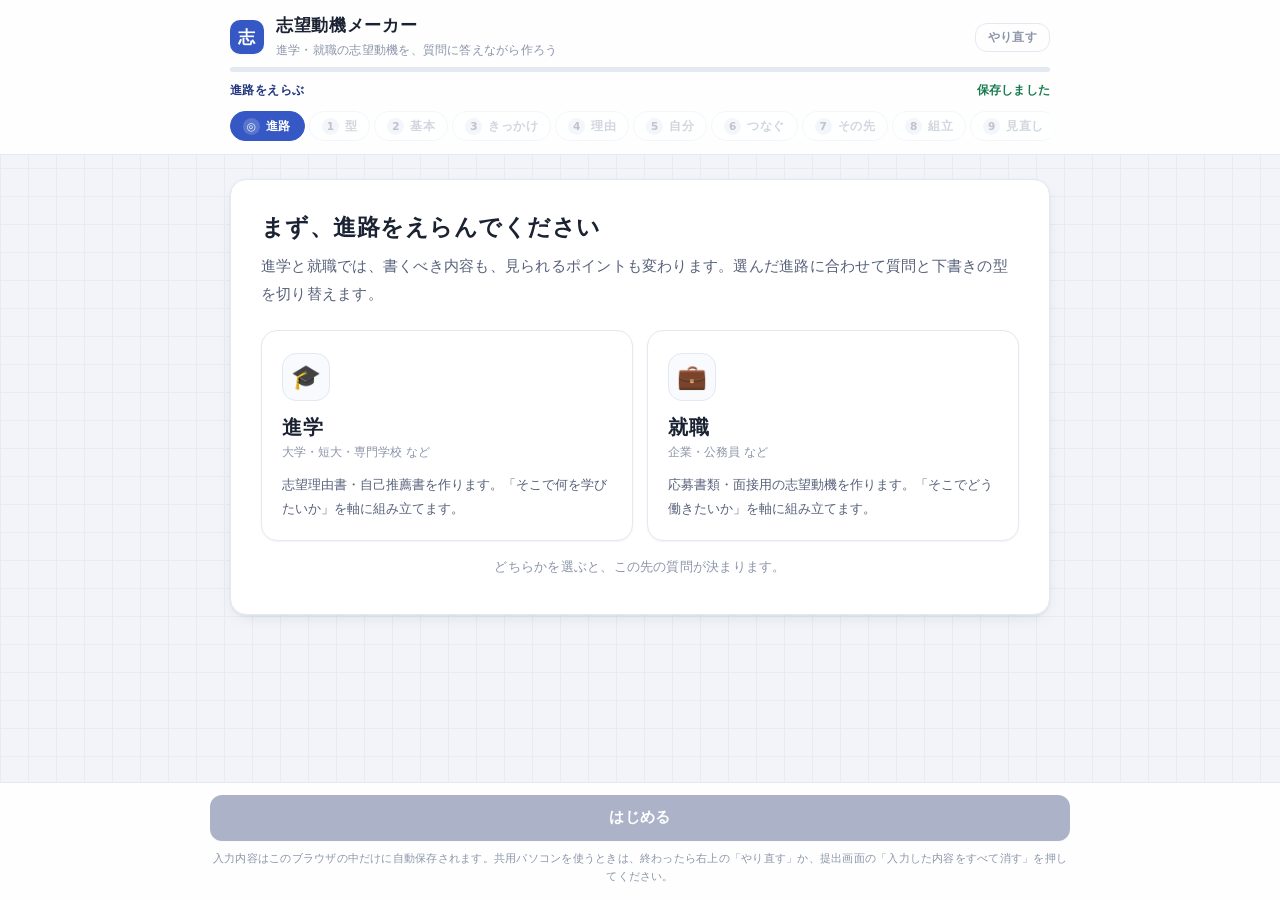
<file: index.html>
<!DOCTYPE html>
<html lang="ja">
<head>
  <meta charset="UTF-8">
  <meta name="viewport" content="width=device-width, initial-scale=1">
  <title>志望動機メーカー｜進学・就職の志望動機づくり</title>
  <meta name="description" content="進学（大学・専門学校）と就職の両方に対応。質問に答えるだけで志望動機・志望理由書の下書きが作れるワークシートアプリ。">
  <meta name="theme-color" content="#ffffff" media="(prefers-color-scheme: light)">
  <meta name="theme-color" content="#191e29" media="(prefers-color-scheme: dark)">
  <link rel="icon" href="data:image/svg+xml,%3Csvg xmlns='http://www.w3.org/2000/svg' viewBox='0 0 32 32'%3E%3Crect width='32' height='32' rx='8' fill='%233558c4'/%3E%3Cpath d='M9 10h14M9 16h14M9 22h9' stroke='white' stroke-width='2.4' stroke-linecap='round'/%3E%3C/svg%3E">
  <link rel="stylesheet" href="assets/css/style.css">
</head>
<body>

  <header class="header">
    <div class="header__inner">
      <span class="header__mark" aria-hidden="true">志</span>
      <div class="header__titles">
        <h1 id="appTitle">志望動機メーカー</h1>
        <p id="appSubtitle"></p>
      </div>
      <button type="button" id="resetBtn" class="btn btn--ghost" title="入力した内容をすべて消して、最初からやり直します">やり直す</button>
    </div>

    <div class="progress">
      <div class="progress__track"><i id="progressFill" class="progress__fill"></i></div>
      <div class="progress__meta">
        <span id="stepLabel"></span>
        <span id="saveIndicator" class="saveIndicator">保存しました</span>
      </div>
      <nav id="stepTabs" class="tabs" aria-label="ステップ移動"></nav>
    </div>
  </header>

  <main id="view" class="view"></main>

  <footer class="footer">
    <div class="footer__nav">
      <button type="button" id="prevBtn" class="btn btn--sub">戻る</button>
      <button type="button" id="nextBtn" class="btn btn--primary">次へ進む</button>
    </div>
    <p class="footer__note">入力内容はこのブラウザの中だけに自動保存されます。共用パソコンを使うときは、終わったら右上の「やり直す」か、提出画面の「入力した内容をすべて消す」を押してください。</p>
  </footer>

  <!-- 印刷専用（画面には表示されない） -->
  <div id="printArea" class="printArea" aria-hidden="true"></div>

  <script src="config.js"></script>
  <script src="assets/js/questions.js"></script>
  <script src="assets/js/compose.js"></script>
  <script src="assets/js/checklist.js"></script>
  <script src="assets/js/api.js"></script>
  <script src="assets/js/app.js"></script>
</body>
</html>
</file>
<file: assets/css/style.css>
@charset "UTF-8";

/* ==========================================================================
   志望動機メーカー ─ デザインシステム

   考え方
     - 進路指導室の机の上にある「ノートと下敷き」のような、落ち着いた文房具感
     - 進学＝藍、就職＝深い青緑。選んだ進路でアプリ全体の色が変わる
     - UIはゴシック、生徒が書いた「作品」（本文・プレビュー）は明朝
     - ライト／ダークどちらでも読める
   ========================================================================== */

/* --------------------------------------------------------------------------
   1. トークン
   -------------------------------------------------------------------------- */
:root {
  /* 進路ごとのアクセント（body[data-course] で切り替わる） */
  --accent: #3558c4;
  --accent-strong: #2a47a5;
  --accent-soft: #eaefff;
  --accent-line: #c9d6f8;
  --accent-ink: #24377e;

  /* 無彩色 */
  --ink: #1b2333;
  --ink-2: #57617a;
  --ink-3: #8b94a8;
  --bg: #f2f4f9;
  --bg-grain: #e7ebf4;
  --surface: #ffffff;
  --surface-2: #f8fafd;
  --line: #e3e8f1;
  --line-2: #eef1f7;

  /* 意味色 */
  --ok: #16794f;
  --ok-soft: #e6f5ee;
  --ok-line: #bde3d1;
  --warn: #9a6a00;
  --warn-soft: #fdf4e0;
  --warn-line: #f0dfb2;
  --err: #bf3b3b;
  --err-soft: #fceded;
  --err-line: #f2c9c9;
  --star: #e0a222;

  /* かたち */
  --r-sm: 8px;
  --r-md: 12px;
  --r-lg: 16px;
  --r-full: 999px;

  --shadow-1: 0 1px 2px rgba(20, 30, 60, .05);
  --shadow-2: 0 1px 3px rgba(20, 30, 60, .06), 0 6px 18px -6px rgba(20, 30, 60, .10);
  --shadow-3: 0 2px 6px rgba(20, 30, 60, .07), 0 18px 40px -14px rgba(20, 30, 60, .18);
  --ring: 0 0 0 3px color-mix(in srgb, var(--accent) 22%, transparent);

  /* 文字 */
  --font-ui: "Hiragino Kaku Gothic ProN", "Noto Sans JP", "Yu Gothic", Meiryo, system-ui, sans-serif;
  --font-serif: "Hiragino Mincho ProN", "Yu Mincho", "Noto Serif JP", "Georgia", serif;

  --header-h: 118px;
  --footer-h: 92px;
}

/* 進学 */
body[data-course="shingaku"] {
  --accent: #3558c4;
  --accent-strong: #2a47a5;
  --accent-soft: #eaefff;
  --accent-line: #c9d6f8;
  --accent-ink: #24377e;
}

/* 就職 */
body[data-course="shushoku"] {
  --accent: #0e7490;
  --accent-strong: #0b5c73;
  --accent-soft: #e4f4f8;
  --accent-line: #bbdfe9;
  --accent-ink: #0a4d60;
}

/* アクセント色の上に置く文字色。ライトでは白、ダークでは暗い色にする */
:root { --on-accent: #ffffff; --on-err: #ffffff; }

/* 端末の設定がダークのとき（ただし手動でライトに固定していない場合） */
@media (prefers-color-scheme: dark) {
  :root:not([data-theme="light"]) {
    --on-accent: #10141c;
    --on-err: #2a1214;
    --accent: #8aa4f5;
    --accent-strong: #a5b9ff;
    --accent-soft: #1e2740;
    --accent-line: #33406a;
    --accent-ink: #b9c8ff;

    --ink: #e7ebf4;
    --ink-2: #a3adc2;
    --ink-3: #79839a;
    --bg: #11141b;
    --bg-grain: #151924;
    --surface: #191e29;
    --surface-2: #1f2532;
    --line: #2b3242;
    --line-2: #232a38;

    --ok: #5fc79b;
    --ok-soft: #122b22;
    --ok-line: #2c5a46;
    --warn: #e0b054;
    --warn-soft: #2c2413;
    --warn-line: #5c4a22;
    --err: #f08a8a;
    --err-soft: #2e1a1c;
    --err-line: #5f3235;
    --star: #f0b642;

    --shadow-1: 0 1px 2px rgba(0, 0, 0, .3);
    --shadow-2: 0 1px 3px rgba(0, 0, 0, .35), 0 6px 18px -6px rgba(0, 0, 0, .5);
    --shadow-3: 0 2px 6px rgba(0, 0, 0, .4), 0 18px 40px -14px rgba(0, 0, 0, .6);
  }

  :root:not([data-theme="light"]) body[data-course="shingaku"] {
    --accent: #8aa4f5; --accent-strong: #a5b9ff; --accent-soft: #1e2740;
    --accent-line: #33406a; --accent-ink: #b9c8ff;
  }
  :root:not([data-theme="light"]) body[data-course="shushoku"] {
    --accent: #55c2dc; --accent-strong: #7ad4e9; --accent-soft: #102b33;
    --accent-line: #1f4d5c; --accent-ink: #8fdcef;
  }
}

/* 手動でダークに固定したとき（html に data-theme="dark" が付く） */
:root[data-theme="dark"] {
    --on-accent: #10141c;
    --on-err: #2a1214;
    --accent: #8aa4f5;
    --accent-strong: #a5b9ff;
    --accent-soft: #1e2740;
    --accent-line: #33406a;
    --accent-ink: #b9c8ff;

    --ink: #e7ebf4;
    --ink-2: #a3adc2;
    --ink-3: #79839a;
    --bg: #11141b;
    --bg-grain: #151924;
    --surface: #191e29;
    --surface-2: #1f2532;
    --line: #2b3242;
    --line-2: #232a38;

    --ok: #5fc79b;
    --ok-soft: #122b22;
    --ok-line: #2c5a46;
    --warn: #e0b054;
    --warn-soft: #2c2413;
    --warn-line: #5c4a22;
    --err: #f08a8a;
    --err-soft: #2e1a1c;
    --err-line: #5f3235;
    --star: #f0b642;

    --shadow-1: 0 1px 2px rgba(0, 0, 0, .3);
    --shadow-2: 0 1px 3px rgba(0, 0, 0, .35), 0 6px 18px -6px rgba(0, 0, 0, .5);
    --shadow-3: 0 2px 6px rgba(0, 0, 0, .4), 0 18px 40px -14px rgba(0, 0, 0, .6);
}

:root[data-theme="dark"] body[data-course="shingaku"] {
    --accent: #8aa4f5; --accent-strong: #a5b9ff; --accent-soft: #1e2740;
    --accent-line: #33406a; --accent-ink: #b9c8ff;
}
:root[data-theme="dark"] body[data-course="shushoku"] {
    --accent: #55c2dc; --accent-strong: #7ad4e9; --accent-soft: #102b33;
    --accent-line: #1f4d5c; --accent-ink: #8fdcef;
}

/* --------------------------------------------------------------------------
   2. ベース
   -------------------------------------------------------------------------- */
*, *::before, *::after { box-sizing: border-box; }

html {
  -webkit-text-size-adjust: 100%;
  color-scheme: light dark;
}

body {
  margin: 0;
  padding: 0 0 calc(var(--footer-h) + 28px);
  background-color: var(--bg);
  /* ごく薄い方眼。ノートの下敷きのような質感 */
  background-image:
    linear-gradient(var(--bg-grain) 1px, transparent 1px),
    linear-gradient(90deg, var(--bg-grain) 1px, transparent 1px);
  background-size: 28px 28px;
  color: var(--ink);
  font-family: var(--font-ui);
  font-size: 16px;
  line-height: 1.9;
  letter-spacing: .015em;
  transition: background-color .3s;
}

h1, h2, h3 { line-height: 1.5; letter-spacing: .01em; }

:focus-visible {
  outline: 2px solid var(--accent);
  outline-offset: 2px;
  border-radius: 4px;
}

@media (prefers-reduced-motion: reduce) {
  *, *::before, *::after {
    animation-duration: .001ms !important;
    transition-duration: .001ms !important;
  }
}

/* --------------------------------------------------------------------------
   3. ヘッダー
   -------------------------------------------------------------------------- */
.header {
  position: sticky;
  top: 0;
  z-index: 30;
  background: color-mix(in srgb, var(--surface) 88%, transparent);
  backdrop-filter: saturate(1.6) blur(12px);
  -webkit-backdrop-filter: saturate(1.6) blur(12px);
  border-bottom: 1px solid var(--line);
}

.header__inner {
  max-width: 860px;
  margin: 0 auto;
  padding: 13px 20px 6px;
  display: flex;
  align-items: center;
  gap: 12px;
}

.header__mark {
  width: 34px; height: 34px; flex: none;
  border-radius: 10px;
  display: grid; place-items: center;
  background: var(--accent);
  color: var(--on-accent);
  font-size: 17px; font-weight: 700;
  box-shadow: var(--shadow-1);
  transition: background-color .3s;
}

.header__titles { flex: 1; min-width: 0; }

.header h1 {
  margin: 0;
  font-size: 17px;
  font-weight: 700;
  letter-spacing: .04em;
}

.header p {
  margin: 1px 0 0;
  font-size: 11.5px;
  color: var(--ink-3);
  letter-spacing: .02em;
  white-space: nowrap;
  overflow: hidden;
  text-overflow: ellipsis;
}

/* 進捗 */
.progress { max-width: 860px; margin: 0 auto; padding: 0 20px 11px; }

.progress__track {
  height: 5px;
  background: var(--line);
  border-radius: var(--r-full);
  overflow: hidden;
}

.progress__fill {
  display: block;
  height: 100%;
  width: 0;
  border-radius: var(--r-full);
  background: linear-gradient(90deg, var(--accent), color-mix(in srgb, var(--accent) 55%, #fff));
  transition: width .45s cubic-bezier(.2, .8, .2, 1), background-color .3s;
}

.progress__meta {
  display: flex;
  justify-content: space-between;
  align-items: baseline;
  gap: 12px;
  margin-top: 7px;
  font-size: 12px;
}

#stepLabel {
  font-weight: 700;
  letter-spacing: .04em;
  color: var(--accent-ink);
  /* 見出しが長いステップがあるので、上の帯では1行に収める
     （全文は下のカードの見出しに出る） */
  min-width: 0;
  overflow: hidden;
  text-overflow: ellipsis;
  white-space: nowrap;
}

.saveIndicator {
  flex: none;
  opacity: 0;
  transform: translateY(-2px);
  transition: opacity .35s, transform .35s;
  color: var(--ok);
  font-weight: 700;
  font-size: 11.5px;
  white-space: nowrap;
}
.saveIndicator.is-visible { opacity: 1; transform: none; }

/* ステップの導線 */
.tabs {
  display: flex;
  gap: 4px;
  margin-top: 9px;
  overflow-x: auto;
  scrollbar-width: none;
  padding-bottom: 2px;
}
.tabs::-webkit-scrollbar { display: none; }

.tab {
  flex: none;
  display: inline-flex;
  align-items: center;
  gap: 6px;
  height: 30px;
  padding: 0 10px;
  border-radius: var(--r-full);
  border: 1px solid var(--line);
  background: var(--surface);
  color: var(--ink-3);
  font-family: inherit;
  font-size: 12px;
  font-weight: 600;
  letter-spacing: .02em;
  cursor: pointer;
  transition: .18s ease;
  white-space: nowrap;
}
.tab__no {
  display: grid; place-items: center;
  width: 17px; height: 17px;
  border-radius: 50%;
  background: var(--line);
  color: var(--ink-2);
  font-size: 10.5px;
  transition: .18s ease;
}
.tab__label { letter-spacing: .04em; }

.tab:hover:not(:disabled) { border-color: var(--accent-line); color: var(--accent-ink); }
.tab.is-done { border-color: var(--accent-line); color: var(--accent-ink); }
.tab.is-done .tab__no { background: var(--accent-soft); color: var(--accent-ink); }
.tab.is-on {
  background: var(--accent);
  border-color: var(--accent);
  color: var(--on-accent);
  padding-right: 13px;
}
.tab.is-on .tab__no { background: color-mix(in srgb, var(--on-accent) 18%, transparent); color: var(--on-accent); }
.tab:disabled { opacity: .38; cursor: not-allowed; }

@media (min-width: 720px) {
  .tab { padding: 0 12px; }
}

/* --------------------------------------------------------------------------
   4. レイアウトとカード
   -------------------------------------------------------------------------- */
.view {
  max-width: 860px;
  margin: 24px auto;
  padding: 0 20px;
}

.card {
  background: var(--surface);
  border: 1px solid var(--line);
  border-radius: var(--r-lg);
  box-shadow: var(--shadow-2);
  padding: 30px 30px 34px;
  animation: rise .38s cubic-bezier(.2, .8, .2, 1) both;
}

@keyframes rise {
  from { opacity: 0; transform: translateY(10px); }
  to { opacity: 1; transform: none; }
}

.card__title {
  margin: 0 0 7px;
  font-size: 23px;
  font-weight: 700;
  letter-spacing: .02em;
}

/* 「STEP 3」の部分だけ色を変える */
.card__step {
  display: block;
  font-size: 12px;
  font-weight: 700;
  letter-spacing: .16em;
  color: var(--accent);
  margin-bottom: 3px;
}

.card__sub {
  margin: 34px 0 12px;
  padding-top: 22px;
  border-top: 1px solid var(--line-2);
  font-size: 16.5px;
  font-weight: 700;
}

.lead {
  margin: 0 0 22px;
  color: var(--ink-2);
  font-size: 14.5px;
  line-height: 1.95;
}

/* 説明ボックス */
.notice {
  position: relative;
  border-radius: var(--r-md);
  padding: 15px 17px;
  margin: 18px 0;
  background: var(--accent-soft);
  border: 1px solid var(--accent-line);
  font-size: 14px;
}
.notice strong { display: block; color: var(--accent-ink); font-size: 14.5px; }
.notice p { margin: 5px 0 0; color: var(--ink-2); line-height: 1.85; }
.notice--tip { background: var(--surface-2); border-color: var(--line); }
.notice--tip strong { color: var(--ink); }
.notice--warn { background: var(--warn-soft); border-color: var(--warn-line); }
.notice--warn strong { color: var(--warn); }

/* はじめにの流れ */
.flow { margin: 0 0 20px; padding: 0; list-style: none; counter-reset: flow; }
.flow li {
  position: relative;
  counter-increment: flow;
  padding: 0 0 16px 40px;
}
.flow li::before {
  content: counter(flow);
  position: absolute;
  left: 0; top: 3px;
  width: 25px; height: 25px;
  border-radius: 50%;
  display: grid; place-items: center;
  background: var(--accent-soft);
  border: 1px solid var(--accent-line);
  color: var(--accent-ink);
  font-size: 12px; font-weight: 700;
}
/* 縦線でつなぐ */
.flow li::after {
  content: "";
  position: absolute;
  left: 12px; top: 31px; bottom: 3px;
  width: 1px;
  background: var(--line);
}
.flow li:last-child { padding-bottom: 0; }
.flow li:last-child::after { display: none; }
.flow strong { display: block; font-size: 15.5px; margin-bottom: 1px; }
.flow span { font-size: 13.5px; color: var(--ink-2); line-height: 1.8; }

/* --------------------------------------------------------------------------
   5. 進路の選択
   -------------------------------------------------------------------------- */
.courses {
  display: grid;
  grid-template-columns: 1fr 1fr;
  gap: 14px;
  margin: 4px 0 8px;
}

.courseCard {
  position: relative;
  display: flex;
  flex-direction: column;
  align-items: flex-start;
  gap: 3px;
  text-align: left;
  padding: 22px 20px 20px;
  cursor: pointer;
  font-family: inherit;
  color: inherit;
  border: 1.5px solid var(--line);
  border-radius: var(--r-lg);
  background: var(--surface);
  box-shadow: var(--shadow-1);
  transition: transform .18s cubic-bezier(.2, .8, .2, 1), box-shadow .18s, border-color .18s, background-color .18s;
}
.courseCard:hover { transform: translateY(-3px); box-shadow: var(--shadow-3); border-color: var(--accent-line); }
.courseCard:active { transform: translateY(-1px); }

.courseCard__icon {
  width: 48px; height: 48px;
  margin-bottom: 10px;
  border-radius: 14px;
  display: grid; place-items: center;
  background: var(--surface-2);
  border: 1px solid var(--line);
  font-size: 24px;
  line-height: 1;
  transition: .18s;
}
.courseCard__name { font-size: 20px; font-weight: 700; letter-spacing: .04em; }
.courseCard__sub { font-size: 12px; color: var(--ink-3); }
.courseCard__desc { margin-top: 9px; font-size: 13px; color: var(--ink-2); line-height: 1.8; }

/* 選択中 */
.courseCard.is-on {
  border-color: var(--accent);
  background: var(--accent-soft);
  box-shadow: var(--shadow-2), var(--ring);
}
.courseCard.is-on .courseCard__icon { background: var(--surface); border-color: var(--accent-line); }
.courseCard.is-on .courseCard__name { color: var(--accent-ink); }
.courseCard.is-on::after {
  content: "✓";
  position: absolute;
  top: 14px; right: 14px;
  width: 24px; height: 24px;
  border-radius: 50%;
  display: grid; place-items: center;
  background: var(--accent);
  color: var(--on-accent);
  font-size: 13px; font-weight: 700;
  animation: pop .28s cubic-bezier(.2, 1.4, .4, 1) both;
}

@keyframes pop { from { transform: scale(0); } to { transform: scale(1); } }

.pickHint {
  margin: 14px 0 0;
  font-size: 13px;
  color: var(--ink-3);
  text-align: center;
}

/* 文章の型をえらぶ3問（縦にならぶ選択カード） */
.picks {
  display: grid;
  gap: 10px;
}

.pickCard {
  position: relative;
  display: grid;
  grid-template-columns: 26px 1fr;
  align-items: start;
  gap: 2px 10px;
  text-align: left;
  padding: 15px 16px;
  cursor: pointer;
  font-family: inherit;
  color: inherit;
  border: 1.5px solid var(--line);
  border-radius: var(--r-md);
  background: var(--surface);
  transition: border-color .16s, background-color .16s, transform .16s;
}
.pickCard:hover { border-color: var(--accent-line); background: var(--surface-2); }
.pickCard:active { transform: translateY(1px); }

.pickCard__mark {
  grid-row: 1 / span 2;
  width: 22px; height: 22px;
  margin-top: 1px;
  border-radius: 50%;
  display: grid; place-items: center;
  border: 1.5px solid var(--line);
  background: var(--surface-2);
  font-size: 12px; font-weight: 700;
  line-height: 1;
}
.pickCard__label { font-size: 15px; font-weight: 600; line-height: 1.6; }
.pickCard__note { font-size: 12.5px; color: var(--ink-3); line-height: 1.7; }

.pickCard.is-on {
  border-color: var(--accent);
  background: var(--accent-soft);
  box-shadow: var(--ring);
}
.pickCard.is-on .pickCard__label { color: var(--accent-ink); }
.pickCard.is-on .pickCard__mark {
  background: var(--accent);
  border-color: var(--accent);
  color: var(--on-accent);
  animation: pop .24s cubic-bezier(.2, 1.4, .4, 1) both;
}

.field.has-error .pickCard { border-color: var(--err-line); }

.sep {
  height: 0;
  margin: 26px 0 22px;
  border: 0;
  border-top: 1px solid var(--line);
}

/* 「いまの型」の帯（STEP 6 の上に置く） */
.tplNow {
  display: flex;
  align-items: center;
  gap: 12px;
  flex-wrap: wrap;
  padding: 14px 16px;
  margin-bottom: 18px;
  border: 1.5px solid var(--accent-line);
  border-radius: var(--r-md);
  background: var(--accent-soft);
}
.tplNow__body { flex: 1; min-width: 200px; display: grid; gap: 2px; }
.tplNow__cap { font-size: 11.5px; letter-spacing: .08em; color: var(--ink-3); }
.tplNow__name { font-size: 16px; color: var(--accent-ink); }
.tplNow__order { font-size: 12px; color: var(--ink-2); line-height: 1.7; }

.btn--sm { padding: 9px 14px; font-size: 13px; }

/* --------------------------------------------------------------------------
   6. 入力欄
   -------------------------------------------------------------------------- */

/* この設問セットがどの型のものかを示す帯 */
.tplNote {
  display: flex;
  align-items: baseline;
  flex-wrap: wrap;
  gap: 6px;
  margin: 0 0 14px;
  font-size: 12.5px;
  color: var(--ink-3);
}
.tplNote__name {
  font-weight: 700;
  color: var(--accent-ink);
  background: var(--accent-soft);
  border: 1px solid var(--accent-line);
  border-radius: var(--r-full);
  padding: 2px 10px;
  font-size: 12px;
}
.tplNote__link {
  margin-left: auto;
  border: 0;
  background: none;
  padding: 0;
  font-family: inherit;
  font-size: 12px;
  color: var(--accent);
  text-decoration: underline;
  cursor: pointer;
}
.tplNote__link:hover { color: var(--accent-strong); }

/* ステップの進み具合。「あと何問か」が見えると、途中で投げ出しにくい */
.stepBar {
  display: flex;
  align-items: center;
  gap: 12px;
  flex-wrap: wrap;
  margin: 0 0 26px;
  padding: 12px 14px;
  border: 1px solid var(--line);
  border-radius: var(--r-md);
  background: var(--surface-2);
}
.stepBar__body { flex: 1; min-width: 190px; display: grid; gap: 6px; }
.stepBar__count { font-size: 12.5px; color: var(--ink-2); font-variant-numeric: tabular-nums; }
.stepBar__track {
  height: 5px;
  border-radius: var(--r-full);
  background: var(--line);
  overflow: hidden;
}
.stepBar__fill {
  display: block;
  height: 100%;
  width: 0;
  border-radius: var(--r-full);
  background: var(--accent);
  transition: width .3s cubic-bezier(.2, .8, .2, 1), background-color .3s;
}
.stepBar__fill.is-done { background: var(--ok); }

/* 左の帯が何を表すのかを、ステップごとに一度だけ示す */
.stepBar__legend { display: flex; flex-wrap: wrap; gap: 4px 16px; }
.legend {
  display: inline-flex;
  align-items: center;
  gap: 6px;
  font-size: 11.5px;
  color: var(--ink-3);
  font-variant-numeric: tabular-nums;
}
.legend__bar { width: 3px; height: 13px; border-radius: 2px; }
.legend--required .legend__bar { background: var(--err-line); }
.legend--optional .legend__bar {
  background: none;
  border-left: 3px dotted var(--line);
  width: 3px;
}


/* 同じ話題の設問のまとまり。「それは」が何を指すかを、囲みで示す */
.qgroup {
  position: relative;
  margin: 0 0 38px;
  padding: 0 0 4px;
}
.qgroup:last-of-type { margin-bottom: 8px; }

/* 大題。設問より一段大きくして、どこからどこまでが一まとまりかを見せる */
.qgroup__head {
  display: flex;
  align-items: center;
  gap: 11px;
  margin: 0 0 6px;
  padding-bottom: 11px;
  border-bottom: 2px solid var(--accent-line);
  font-size: 21px;
  letter-spacing: .01em;
}
.qgroup__no {
  flex: none;
  width: 30px; height: 30px;
  border-radius: 9px;
  display: grid; place-items: center;
  background: var(--accent);
  color: var(--on-accent);
  font-size: 15px;
  font-weight: 700;
  line-height: 1;
  font-variant-numeric: tabular-nums;
}
.qgroup__name { font-weight: 700; color: var(--accent-ink); line-height: 1.4; }
.qgroup__desc {
  margin: 0 0 22px;
  font-size: 12.5px;
  color: var(--ink-3);
  line-height: 1.85;
}

.qgroup .field:last-child { margin-bottom: 18px; }

@media (max-width: 520px) {
  .qgroup__head { font-size: 18px; gap: 9px; }
  .qgroup__no { width: 26px; height: 26px; font-size: 13px; }
}

/* 前の答えの引用。この設問が何についてのものかを示す */
.field__refer {
  display: none;
  margin: 0 0 4px;
  font-size: 12px;
  line-height: 1.7;
  color: var(--accent-ink);
}
.field__refer.is-on { display: block; }
.field__refer::before {
  content: "▸ ";
  color: var(--accent);
}

/* 設問を出し入れしたときに、ブラウザが勝手にスクロールを動かさないようにする
   （位置は render() 側で、触っていた設問を基準に戻している） */
#view { overflow-anchor: none; }

/* 答え終わった設問。1行にたたんで、まだ答えていないところを目立たせる */
.fieldDone {
  display: flex;
  align-items: flex-start;
  gap: 10px;
  width: 100%;
  margin-bottom: 10px;
  padding: 10px 13px;
  text-align: left;
  background: var(--surface-2);
  border: 1px solid var(--line-2);
  border-left: 3px solid var(--ok-line);
  border-radius: var(--r-sm);
  cursor: pointer;
  font: inherit;
  color: inherit;
  transition: background .12s, border-color .12s;
}
.fieldDone:hover { background: var(--accent-soft); border-color: var(--accent-line); }
.fieldDone:focus-visible { outline: 2px solid var(--accent); outline-offset: 2px; }
.fieldDone--optional { border-left-style: dotted; border-left-color: var(--line); }

.fieldDone__check {
  flex: none;
  width: 18px; height: 18px;
  margin-top: 2px;
  border-radius: 50%;
  display: grid; place-items: center;
  background: var(--ok-soft);
  color: var(--ok);
  border: 1px solid var(--ok-line);
  font-size: 10px;
  font-weight: 700;
  line-height: 1;
}
.fieldDone__body { flex: 1; min-width: 0; display: grid; gap: 2px; }
.fieldDone__q {
  font-size: 12px;
  color: var(--ink-3);
  line-height: 1.6;
}
.fieldDone__a {
  font-size: 14.5px;
  font-weight: 700;
  line-height: 1.65;
  color: var(--ink);
  overflow-wrap: anywhere;
}
.fieldDone__a:empty::before { content: "（空のまま）"; font-weight: 400; color: var(--ink-3); }
.fieldDone__edit {
  flex: none;
  align-self: center;
  font-size: 11.5px;
  color: var(--accent-ink);
  border: 1px solid var(--accent-line);
  border-radius: var(--r-full);
  padding: 2px 10px;
  line-height: 1.7;
}

/* ステップバーのボタンは、画面が狭いときは縦に並べない */
.stepBar__btns { display: flex; flex-wrap: wrap; gap: 8px; }

.field { margin-bottom: 30px; }

/* 必須と任意は、色の濃さではなく「帯があるか／ないか」で見分ける。
   小さなバッジの色ちがいだけでは、並んだときに区別がつかないため */
.field--required {
  padding-left: 13px;
  border-left: 3px solid var(--err-line);
}
.field--optional {
  padding-left: 13px;
  border-left: 3px dotted var(--line);
}
.field--required.is-answered { border-left-color: var(--ok-line); }
.field.has-error { border-left-color: var(--err); }



/* 1行目：番号・必須／任意・入力済の印 */
.field__meta {
  display: flex;
  align-items: center;
  gap: 7px;
  margin-bottom: 3px;
}
.field__no {
  flex: none;
  font-size: 11.5px;
  font-weight: 700;
  letter-spacing: .06em;
  color: var(--ink-3);
  font-variant-numeric: tabular-nums;
}

.field__done {
  display: none;
  margin-left: auto;
  padding: 2px 9px;
  border-radius: var(--r-full);
  background: var(--ok-soft);
  color: var(--ok);
  border: 1px solid var(--ok-line);
  font-size: 10.5px;
  font-weight: 700;
  letter-spacing: .04em;
  line-height: 1.7;
}
.field.is-answered .field__done { display: block; }
.field.is-answered .field__no { color: var(--ok); }

/* 2行目：質問文（＋ 後ろに必須／任意） */
.field__label {
  display: block;
  font-weight: 700;
  font-size: 16px;
  line-height: 1.65;
  margin-bottom: 6px;
  letter-spacing: .02em;
}
.field__label .badge {
  margin-left: 8px;
  vertical-align: 3px;
}

/* 任意は「引っ込む」側。塗りも枠も持たせない */
.badge--optional {
  background: none;
  color: var(--ink-3);
  border: 1px dotted var(--line);
  font-weight: 400;
  letter-spacing: 0;
}

/* 説明・例・注意のまとまり。たたむと質問と入力欄だけになる */
.field__help { margin-bottom: 9px; }
.field__help > *:last-child { margin-bottom: 0; }

.field__help--fold {
  margin-bottom: 9px;
  border: 1px dashed var(--line);
  border-radius: var(--r-sm);
  padding: 0 11px;
}
.field__help--fold[open] { padding-bottom: 10px; }
.field__helpSum {
  cursor: pointer;
  padding: 7px 0;
  font-size: 12px;
  color: var(--ink-3);
  list-style: none;
}
.field__helpSum::-webkit-details-marker { display: none; }
.field__helpSum::before { content: "＋ "; }
.field__help--fold[open] .field__helpSum::before { content: "− "; }
.field__helpSum:hover { color: var(--accent-ink); }
.field__help--fold[open] .field__hint { margin-top: 0; }

.field__hint { margin: 0 0 9px; font-size: 12.5px; color: var(--ink-3); line-height: 1.8; }
.field__count { text-align: right; font-size: 11.5px; color: var(--ink-3); margin-top: 5px; font-variant-numeric: tabular-nums; }
.field__count.is-full { color: var(--warn); font-weight: 700; }

/* 書き方の例。押せない見た目にして、選択肢と区別する */
.field__ex {
  display: flex;
  flex-wrap: wrap;
  align-items: baseline;
  gap: 6px;
  margin: 0 0 9px;
}
.field__exCap {
  font-size: 10.5px;
  font-weight: 700;
  letter-spacing: .1em;
  color: var(--ink-3);
}
.field__exItem {
  font-size: 12.5px;
  color: var(--ink-2);
  padding: 3px 9px;
  border-radius: var(--r-sm);
  background: var(--surface-2);
  border: 1px dashed var(--line);
}

.field__avoid {
  display: flex;
  align-items: baseline;
  gap: 7px;
  margin: 0 0 9px;
  font-size: 12.5px;
  line-height: 1.8;
  color: var(--ink-2);
}
.field__avoidCap {
  flex: none;
  font-size: 10.5px;
  font-weight: 700;
  letter-spacing: .08em;
  padding: 2px 8px;
  border-radius: var(--r-full);
  background: var(--warn-soft);
  color: var(--warn);
  border: 1px solid var(--warn-line);
}

/* 入力した言葉が本文でどんな一文になるか、その場で見せる */
.field__preview {
  display: none;
  margin-top: 10px;
  padding: 12px 14px;
  border-radius: var(--r-md);
  background: var(--surface-2);
  border: 1px dashed var(--accent-line);
}
.field__preview.is-on { display: block; }
.field__previewCap {
  display: block;
  font-size: 10.5px;
  letter-spacing: .12em;
  font-weight: 700;
  color: var(--accent);
  margin-bottom: 4px;
}
.field__previewText {
  margin: 0;
  font-family: var(--font-serif);
  font-size: 14.5px;
  line-height: 1.95;
  color: var(--ink);
}

.field__error {
  margin: 7px 0 0;
  font-size: 13px;
  color: var(--err);
  font-weight: 700;
}
.field__error:not(:empty)::before { content: "⚠ "; }

.field.has-error .input,
.field.has-error .attrCard { border-color: var(--err); }
.field.has-error .input { background: var(--err-soft); }

.badge {
  display: inline-block;
  font-size: 11px;
  font-weight: 700;
  padding: 2px 9px;
  border-radius: var(--r-full);
  letter-spacing: .06em;
  line-height: 1.7;
  white-space: nowrap;
}
/* 必須は「前に出る」側。塗りつぶして白抜きにする */
.badge--required {
  background: var(--err);
  color: var(--on-err);
  border: 1px solid var(--err);
}

.input {
  width: 100%;
  padding: 12px 14px;
  font-size: 16px;
  line-height: 1.8;
  color: var(--ink);
  background: var(--surface);
  border: 1px solid var(--line);
  border-radius: var(--r-md);
  font-family: inherit;
  transition: border-color .16s, box-shadow .16s, background-color .16s;
  -webkit-appearance: none;
}
.input::placeholder { color: var(--ink-3); opacity: .75; }
.input:hover { border-color: color-mix(in srgb, var(--accent) 35%, var(--line)); }
.input:focus {
  outline: none;
  border-color: var(--accent);
  box-shadow: var(--ring);
  background: var(--surface);
}
.input--area { resize: vertical; min-height: 76px; }
.input--num { width: 150px; font-variant-numeric: tabular-nums; }

select.input {
  cursor: pointer;
  padding-right: 40px;
  background-image: url("data:image/svg+xml;charset=utf8,%3Csvg xmlns='http://www.w3.org/2000/svg' width='12' height='8'%3E%3Cpath d='M1 1.5l5 5 5-5' stroke='%238b94a8' stroke-width='1.7' fill='none' stroke-linecap='round'/%3E%3C/svg%3E");
  background-repeat: no-repeat;
  background-position: right 15px center;
}

/* チップ */
.chipsBox { display: grid; gap: 8px; }

.chips__meter {
  margin: 0;
  font-size: 11.5px;
  color: var(--ink-3);
  font-variant-numeric: tabular-nums;
  transition: color .2s;
}
.chips__meter:empty { display: none; }
.chips__meter.is-full { color: var(--accent-ink); font-weight: 700; }
.chips__meter.is-hit { color: var(--warn); animation: nudge .3s ease-in-out 2; }

@keyframes nudge {
  0%, 100% { transform: translateX(0); }
  50% { transform: translateX(3px); }
}

.chips { display: flex; flex-wrap: wrap; gap: 8px; }

/* 上限まで選んだあとの、押せないチップ */
.chip.is-locked {
  opacity: .38;
  cursor: not-allowed;
}
.chip.is-locked:hover { border-color: var(--line); color: var(--ink-2); background: var(--surface); transform: none; }

.chip {
  display: inline-flex;
  align-items: center;
  gap: 5px;
  min-height: 38px;
  padding: 7px 15px;
  font-size: 14px;
  font-family: inherit;
  color: var(--ink-2);
  border: 1px solid var(--line);
  background: var(--surface);
  border-radius: var(--r-full);
  cursor: pointer;
  transition: .16s ease;
}
.chip:hover { border-color: var(--accent-line); color: var(--accent-ink); background: var(--surface-2); }
.chip:active { transform: scale(.97); }
.chip.is-on {
  background: var(--accent);
  border-color: var(--accent);
  color: var(--on-accent);
  font-weight: 600;
}
.chip.is-on::before { content: "✓"; font-size: 11px; opacity: .9; }
.chip--add { border-style: dashed; color: var(--ink-3); }
.chip--add:hover { border-style: dashed; }
.chips--sm .chip { font-size: 13px; padding: 5px 12px; min-height: 33px; }

/* --------------------------------------------------------------------------
   7. 魅力カード ─ このアプリの主役
   -------------------------------------------------------------------------- */
.cards { display: flex; flex-direction: column; gap: 16px; }

.attrCard {
  position: relative;
  border: 1px solid var(--accent-line);
  border-radius: var(--r-lg);
  padding: 0 0 20px;
  background: var(--surface);
  box-shadow: var(--shadow-2);
  overflow: hidden;
  animation: rise .3s cubic-bezier(.2, .8, .2, 1) both;
}
/* 左端の色帯（インデックスカードのタブ） */
.attrCard::before {
  content: "";
  position: absolute;
  left: 0; top: 0; bottom: 0;
  width: 4px;
  background: var(--accent);
}

.attrCard__head {
  display: flex;
  align-items: center;
  gap: 10px;
  flex-wrap: wrap;
  padding: 13px 18px 13px 20px;
  background: var(--accent-soft);
  border-bottom: 1px solid var(--accent-line);
}
.attrCard__no {
  font-weight: 700;
  font-size: 14px;
  letter-spacing: .04em;
  color: var(--accent-ink);
}
.attrCard__del {
  margin-left: auto;
  font-family: inherit;
  font-size: 11.5px;
  color: var(--ink-3);
  background: var(--surface);
  border: 1px solid var(--line);
  border-radius: var(--r-sm);
  padding: 4px 10px;
  cursor: pointer;
  transition: .16s;
}
.attrCard__del:hover { border-color: var(--err); color: var(--err); background: var(--err-soft); }

/* 番号つきの小見出し */
.attrCard__label {
  display: block;
  font-weight: 700;
  font-size: 14px;
  margin: 20px 20px 4px;
  letter-spacing: .02em;
}
.attrCard__hint { margin: 0 20px 8px; font-size: 12px; color: var(--ink-3); line-height: 1.75; }
.attrCard .input,
.attrCard .chips { margin-left: 20px; margin-right: 20px; width: auto; }
.attrCard .input { width: calc(100% - 40px); }

/* できあがる文のプレビュー */
.attrCard__preview {
  margin: 20px 20px 0;
  padding: 14px 16px;
  border-radius: var(--r-md);
  background: var(--surface-2);
  border: 1px dashed var(--accent-line);
}
.attrCard__previewLabel {
  display: block;
  font-size: 10.5px;
  letter-spacing: .12em;
  color: var(--accent);
  font-weight: 700;
  margin-bottom: 5px;
}
.attrCard__previewText {
  display: block;
  font-family: var(--font-serif);
  font-size: 15px;
  line-height: 2.0;
  color: var(--ink);
}

/* 魅力カード②の、良い例とよくない例 */
.attrCard__ex {
  display: grid;
  gap: 5px;
  margin: 0 0 10px;
}
.attrCard__exGood,
.attrCard__exBad {
  display: flex;
  align-items: baseline;
  gap: 7px;
  margin: 0;
  font-size: 12.5px;
  line-height: 1.8;
}
.attrCard__exGood { color: var(--ink-2); }
.attrCard__exBad { color: var(--ink-3); }
.attrCard__exMark {
  flex: none;
  width: 17px; height: 17px;
  border-radius: 50%;
  display: grid; place-items: center;
  font-size: 11px;
  font-weight: 700;
  line-height: 1;
}
.attrCard__exGood .attrCard__exMark { background: var(--ok-soft, var(--surface-2)); color: var(--ok, var(--accent)); }
.attrCard__exBad .attrCard__exMark { background: var(--err-soft); color: var(--err); }

.attrCard__add {
  width: 100%;
  font-family: inherit;
  font-size: 14.5px;
  font-weight: 700;
  color: var(--accent);
  background: transparent;
  border: 1.5px dashed var(--accent-line);
  border-radius: var(--r-md);
  padding: 15px;
  cursor: pointer;
  transition: .16s;
  letter-spacing: .02em;
}
.attrCard__add:hover { background: var(--accent-soft); border-color: var(--accent); }
.attrCard__add:active { transform: scale(.995); }

/* ★の重みづけ */
.stars { display: flex; align-items: center; gap: 0; }
.star {
  background: none;
  border: none;
  cursor: pointer;
  padding: 2px 1px;
  font-size: 17px;
  line-height: 1;
  color: var(--line);
  transition: color .15s, transform .15s;
}
.star:hover { transform: scale(1.15); }
.star.is-on { color: var(--star); }
.stars__label {
  font-size: 11px;
  color: var(--ink-2);
  margin-left: 8px;
  padding: 2px 8px;
  background: var(--surface);
  border: 1px solid var(--line);
  border-radius: var(--r-full);
  white-space: nowrap;
}

/* --------------------------------------------------------------------------
   8. なぜなぜ深掘り
   -------------------------------------------------------------------------- */
.why { position: relative; padding-left: 22px; }
.why::before {
  content: "";
  position: absolute;
  left: 5px; top: 8px; bottom: 30px;
  width: 2px;
  background: linear-gradient(var(--accent-line), transparent);
  border-radius: 2px;
}

.why__step { position: relative; margin-bottom: 22px; }
.why__step::before {
  content: "";
  position: absolute;
  left: -22px; top: 13px;
  width: 12px; height: 12px;
  border-radius: 50%;
  background: var(--surface);
  border: 2px solid var(--accent);
}

.why__quote {
  font-size: 12.5px;
  color: var(--ink-2);
  background: var(--surface-2);
  border-left: 2px solid var(--line);
  border-radius: 0 var(--r-sm) var(--r-sm) 0;
  padding: 8px 13px;
  margin-bottom: 9px;
}
.why__quoteLabel { display: block; font-size: 10px; letter-spacing: .1em; color: var(--ink-3); }
.why__quoteText { display: block; color: var(--ink); }

.why__ask {
  display: flex;
  align-items: center;
  gap: 9px;
  font-weight: 700;
  font-size: 14.5px;
  margin-bottom: 4px;
}
.why__hint { margin: 0 0 8px; font-size: 12px; color: var(--ink-3); line-height: 1.8; }
.why__no {
  flex: none;
  background: var(--accent);
  color: var(--on-accent);
  font-size: 11px;
  font-weight: 700;
  padding: 3px 10px;
  border-radius: var(--r-full);
  letter-spacing: .04em;
}

/* --------------------------------------------------------------------------
   9. 構成テンプレートの選択
   -------------------------------------------------------------------------- */
.templates {
  display: grid;
  grid-template-columns: repeat(auto-fit, minmax(228px, 1fr));
  gap: 12px;
  margin-bottom: 22px;
}

.tplCard {
  position: relative;
  display: flex;
  flex-direction: column;
  gap: 7px;
  text-align: left;
  padding: 16px 15px;
  border-radius: var(--r-md);
  border: 1.5px solid var(--line);
  background: var(--surface);
  color: inherit;
  font-family: inherit;
  cursor: pointer;
  transition: .18s cubic-bezier(.2, .8, .2, 1);
}
.tplCard:hover { border-color: var(--accent-line); transform: translateY(-2px); box-shadow: var(--shadow-2); }
.tplCard.is-on {
  border-color: var(--accent);
  background: var(--accent-soft);
  box-shadow: var(--ring);
}
.tplCard__badge {
  align-self: flex-start;
  font-size: 10.5px;
  font-weight: 700;
  letter-spacing: .08em;
  background: var(--star);
  color: #3a2a05;
  border-radius: var(--r-full);
  padding: 2px 9px;
}
.tplCard__name { font-weight: 700; font-size: 16px; letter-spacing: .02em; }
.tplCard__summary { font-size: 12.5px; color: var(--ink-2); line-height: 1.75; }
.tplCard__order {
  margin-top: auto;
  font-size: 11px;
  color: var(--accent-ink);
  background: var(--surface);
  border: 1px solid var(--accent-line);
  border-radius: var(--r-sm);
  padding: 6px 8px;
  line-height: 1.65;
}
.tplCard.is-rec { border-color: color-mix(in srgb, var(--star) 60%, var(--line)); }
.tplCard.is-rec.is-on { border-color: var(--accent); }

/* --------------------------------------------------------------------------
   10. 本文エディタと文字数
   -------------------------------------------------------------------------- */
.input--body {
  min-height: 360px;
  font-family: var(--font-serif);
  font-size: 16.5px;
  line-height: 2.15;
  letter-spacing: .04em;
  padding: 20px 22px;
  background: var(--surface-2);
  resize: vertical;
}
.input--body:focus { background: var(--surface); }

.meter { margin-top: 14px; }
.meter__head {
  display: flex;
  justify-content: space-between;
  align-items: baseline;
  font-size: 12.5px;
  margin-bottom: 6px;
}
.meter__num { font-weight: 700; font-variant-numeric: tabular-nums; letter-spacing: .03em; }
.meter__state { font-weight: 700; font-size: 11.5px; padding: 2px 9px; border-radius: var(--r-full); }
.meter__state--good { color: var(--ok); background: var(--ok-soft); }
.meter__state--low { color: var(--ink-2); background: var(--surface-2); }
.meter__state--over { color: var(--err); background: var(--err-soft); }

.meter__bar {
  position: relative;
  height: 9px;
  background: var(--line);
  border-radius: var(--r-full);
  overflow: hidden;
}
.meter__fill {
  display: block;
  height: 100%;
  border-radius: var(--r-full);
  transition: width .4s cubic-bezier(.2, .8, .2, 1);
}
.meter__fill--good { background: linear-gradient(90deg, var(--ok), color-mix(in srgb, var(--ok) 60%, #fff)); }
.meter__fill--low { background: linear-gradient(90deg, var(--accent), color-mix(in srgb, var(--accent) 45%, #fff)); }
.meter__fill--over { background: linear-gradient(90deg, var(--err), color-mix(in srgb, var(--err) 60%, #fff)); }

/* 使われていない材料 */
.unused {
  margin-top: 18px;
  padding: 14px 16px;
  border-radius: var(--r-md);
  background: var(--surface-2);
  border: 1px solid var(--line);
}
.unused__ok { margin: 0; font-size: 13px; color: var(--ok); font-weight: 700; }
.unused__head { margin: 0 0 8px; font-size: 12.5px; font-weight: 700; color: var(--warn); }
.unused__tags { display: flex; flex-wrap: wrap; gap: 6px; }
.unused__tag {
  font-size: 12px;
  padding: 3px 10px;
  border-radius: var(--r-full);
  background: var(--warn-soft);
  border: 1px solid var(--warn-line);
  color: var(--warn);
}
.unused__note { margin: 9px 0 0; font-size: 11.5px; color: var(--ink-3); line-height: 1.8; }

/* --------------------------------------------------------------------------
   11. 見直し（チェック結果）
   -------------------------------------------------------------------------- */
.scoreRow { display: flex; gap: 8px; margin-bottom: 20px; flex-wrap: wrap; }
.score {
  font-size: 12.5px;
  font-weight: 700;
  padding: 6px 14px;
  border-radius: var(--r-full);
  border: 1px solid transparent;
  font-variant-numeric: tabular-nums;
}
.score--ok { background: var(--ok-soft); color: var(--ok); border-color: var(--ok-line); }
.score--warn { background: var(--warn-soft); color: var(--warn); border-color: var(--warn-line); }
.score--error { background: var(--err-soft); color: var(--err); border-color: var(--err-line); }

.checks { list-style: none; margin: 0; padding: 0; display: flex; flex-direction: column; gap: 8px; }

.check {
  border: 1px solid var(--line);
  border-radius: var(--r-md);
  padding: 13px 15px;
  background: var(--surface);
  transition: .16s;
}
.check__head { display: flex; align-items: center; gap: 10px; }
.check__icon {
  flex: none;
  width: 21px; height: 21px;
  border-radius: 50%;
  display: grid; place-items: center;
  font-size: 12px;
  font-weight: 700;
  color: var(--surface);
  line-height: 1;
}
.check__label { font-weight: 700; font-size: 14.5px; letter-spacing: .02em; }
.check__msg { margin: 6px 0 0 31px; font-size: 13px; color: var(--ink-2); line-height: 1.85; }
.check__samples {
  margin: 8px 0 0 31px;
  padding: 9px 12px;
  list-style: none;
  font-size: 12.5px;
  background: var(--surface-2);
  border-radius: var(--r-sm);
  border: 1px solid var(--line-2);
}
.check__samples li { padding: 2px 0; }
.check__samples li::before { content: "・"; color: var(--ink-3); }

.check--ok { border-color: var(--line-2); }
.check--ok .check__icon { background: var(--ok); }
.check--ok .check__label { font-weight: 600; color: var(--ink-2); }
.check--warn { background: var(--warn-soft); border-color: var(--warn-line); }
.check--warn .check__icon { background: var(--warn); }
.check--error { background: var(--err-soft); border-color: var(--err-line); }
.check--error .check__icon { background: var(--err); }
.check--error .check__label { color: var(--err); }

.checks__clear {
  margin: 0;
  padding: 16px 18px;
  border-radius: var(--r-md);
  background: var(--ok-soft);
  border: 1px solid var(--ok-line);
  color: var(--ok);
  font-weight: 700;
  font-size: 14px;
}

.checks__done { margin-top: 12px; }
.checks__done summary {
  cursor: pointer;
  list-style: none;
  font-size: 13px;
  font-weight: 700;
  color: var(--ink-3);
  padding: 9px 12px;
  border: 1px solid var(--line);
  border-radius: var(--r-md);
  background: var(--surface-2);
  transition: .16s;
}
.checks__done summary::-webkit-details-marker { display: none; }
.checks__done summary::before { content: "▸"; margin-right: 6px; display: inline-block; transition: .2s; }
.checks__done[open] summary::before { transform: rotate(90deg); }
.checks__done summary:hover { color: var(--ink); border-color: var(--ink-3); }
.checks__done .checks { margin-top: 8px; }

/* 手で確かめるリスト */
.manual { list-style: none; margin: 0; padding: 0; }
.manual li {
  display: flex;
  gap: 12px;
  align-items: flex-start;
  padding: 11px 2px;
  border-bottom: 1px dashed var(--line);
}
.manual li:last-child { border-bottom: none; }
.manual input {
  margin: 5px 0 0;
  width: 19px; height: 19px;
  flex: none;
  accent-color: var(--accent);
  cursor: pointer;
}
.manual label { font-size: 14px; cursor: pointer; line-height: 1.8; color: var(--ink-2); }
.manual input:checked + label { color: var(--ink-3); text-decoration: line-through; text-decoration-color: var(--line); }

/* --------------------------------------------------------------------------
   12. プレビューと提出
   -------------------------------------------------------------------------- */
.preview { margin-top: 18px; }
.preview summary {
  cursor: pointer;
  font-size: 13.5px;
  color: var(--accent-ink);
  font-weight: 700;
  padding: 6px 0;
  list-style: none;
}
.preview summary::-webkit-details-marker { display: none; }
.preview summary::before { content: "▸"; margin-right: 6px; transition: .2s; display: inline-block; }
.preview[open] summary::before { transform: rotate(90deg); }

.preview__body {
  white-space: pre-wrap;
  margin-top: 12px;
  padding: 24px 26px;
  background: var(--surface-2);
  border: 1px solid var(--line);
  border-radius: var(--r-md);
  font-family: var(--font-serif);
  font-size: 16px;
  line-height: 2.15;
  letter-spacing: .04em;
}
.preview__body--final {
  margin: 18px 0 22px;
  background: var(--surface);
  box-shadow: var(--shadow-1);
}

.summary {
  display: grid;
  grid-template-columns: auto 1fr;
  gap: 9px 20px;
  margin: 0 0 20px;
  padding: 16px 18px;
  background: var(--surface-2);
  border: 1px solid var(--line);
  border-radius: var(--r-md);
  font-size: 14px;
}
.summary dt { color: var(--ink-3); font-size: 12.5px; }
.summary dd { margin: 0; font-weight: 700; }

.status { margin: 12px 0 0; font-size: 13.5px; min-height: 1.7em; text-align: center; }
.status--ok { color: var(--ok); font-weight: 700; }
.status--error { color: var(--err); font-weight: 700; }

/* --------------------------------------------------------------------------
   13. ボタン
   -------------------------------------------------------------------------- */
.btn {
  font-family: inherit;
  font-size: 15px;
  font-weight: 700;
  letter-spacing: .03em;
  padding: 12px 24px;
  min-height: 46px;
  border-radius: var(--r-md);
  cursor: pointer;
  border: 1px solid transparent;
  transition: .16s cubic-bezier(.2, .8, .2, 1);
}
.btn:disabled { opacity: .45; filter: grayscale(.55); cursor: not-allowed; }
.btn:not(:disabled):active { transform: translateY(1px); }

.btn--primary {
  background: var(--accent);
  color: var(--on-accent);
  box-shadow: var(--shadow-1);
}
.btn--primary:not(:disabled):hover { background: var(--accent-strong); box-shadow: var(--shadow-2); }

.btn--sub {
  background: var(--surface);
  border-color: var(--line);
  color: var(--ink);
}
.btn--sub:not(:disabled):hover { border-color: var(--accent); color: var(--accent-ink); background: var(--surface-2); }

/* 押すと元にもどせない操作。ふだんは静かに、押すときははっきりと */
.btn--danger {
  background: var(--surface);
  border-color: var(--err-line);
  color: var(--err);
  font-weight: 700;
}
.btn--danger:not(:disabled):hover {
  background: var(--err);
  border-color: var(--err);
  color: var(--on-err);
}

/* 提出画面のいちばん下に置く、入力を消すためのまとまり */
.reset {
  margin-top: 30px;
  padding: 18px;
  border: 1px dashed var(--line);
  border-radius: var(--r-md);
  background: var(--surface-2);
}
.reset__title {
  margin: 0 0 6px;
  font-size: 14px;
  font-weight: 700;
  color: var(--ink-2);
}
.reset__note {
  margin: 0 0 14px;
  font-size: 12.5px;
  line-height: 1.85;
  color: var(--ink-3);
}

.btn--ghost {
  background: transparent;
  border-color: var(--line);
  color: var(--ink-3);
  font-size: 11.5px;
  font-weight: 600;
  padding: 6px 12px;
  min-height: 0;
  flex: none;
}
.btn--ghost:hover { color: var(--ink); border-color: var(--ink-3); }

.btn--wide { width: 100%; padding: 16px; font-size: 16px; margin-top: 8px; }

.toolbar { display: flex; align-items: center; gap: 12px; margin: 14px 0; flex-wrap: wrap; }
.toolbar--wrap { margin-top: 20px; }
.toolbar__note { font-size: 12.5px; color: var(--ink-2); }

/* --------------------------------------------------------------------------
   14. フッター
   -------------------------------------------------------------------------- */
.footer {
  position: fixed;
  bottom: 0; left: 0; right: 0;
  z-index: 30;
  background: color-mix(in srgb, var(--surface) 90%, transparent);
  backdrop-filter: saturate(1.6) blur(12px);
  -webkit-backdrop-filter: saturate(1.6) blur(12px);
  border-top: 1px solid var(--line);
  padding: 12px 20px calc(13px + env(safe-area-inset-bottom));
}
.footer__nav { max-width: 860px; margin: 0 auto; display: flex; gap: 10px; }
.footer__nav .btn--primary { flex: 1; }
.footer__nav .btn--sub { min-width: 96px; }
.footer__note {
  max-width: 860px;
  margin: 9px auto 0;
  font-size: 11px;
  color: var(--ink-3);
  text-align: center;
  line-height: 1.7;
}

/* --------------------------------------------------------------------------
   15. 画面が狭いとき
   -------------------------------------------------------------------------- */
@media (max-width: 640px) {
  :root { --footer-h: 104px; }
  body { font-size: 15.5px; background-size: 24px 24px; }

  .header__inner { padding: 11px 15px 5px; }
  .header p { display: none; }

  /* 右端をぼかして「まだ先にタブがある」ことを示す */
  .tabs {
    -webkit-mask-image: linear-gradient(90deg, #000 calc(100% - 26px), transparent);
    mask-image: linear-gradient(90deg, #000 calc(100% - 26px), transparent);
  }
  .header h1 { font-size: 16px; }
  .progress { padding: 0 15px 10px; }

  .view { margin: 16px auto; padding: 0 14px; }
  .card { padding: 22px 18px 26px; border-radius: var(--r-md); }
  .card__title { font-size: 20px; }

  .courses { grid-template-columns: 1fr; gap: 11px; }
  .courseCard { padding: 18px 17px; }
  .courseCard__icon { width: 42px; height: 42px; font-size: 21px; margin-bottom: 7px; }
  .courseCard__name { font-size: 18px; }

  .templates { grid-template-columns: 1fr; }

  .attrCard__label,
  .attrCard__hint { margin-left: 15px; margin-right: 15px; }
  .attrCard .input { width: calc(100% - 30px); margin-left: 15px; margin-right: 15px; }
  .attrCard .chips { margin-left: 15px; margin-right: 15px; }
  .attrCard__preview { margin: 16px 15px 0; }
  .attrCard__head { padding: 11px 14px 11px 16px; }

  .input--body { padding: 16px; font-size: 16px; }
  .preview__body { padding: 18px 16px; }

  .footer { padding: 10px 14px calc(11px + env(safe-area-inset-bottom)); }
  .footer__nav .btn { font-size: 14.5px; padding: 12px 16px; }
}

/* --------------------------------------------------------------------------
   16. 印刷
   -------------------------------------------------------------------------- */
.printArea { display: none; }

@media print {
  .header, .footer, .view { display: none !important; }

  body {
    background: #fff;
    color: #000;
    padding: 0;
  }

  .printArea { display: block; padding: 14mm 16mm; }

  .printArea h1 {
    font-size: 16pt;
    font-weight: 700;
    letter-spacing: .3em;
    text-align: center;
    margin: 0 0 14pt;
    padding-bottom: 8pt;
    border-bottom: 1.5pt solid #000;
    font-family: "Hiragino Mincho ProN", "Yu Mincho", serif;
  }

  .printMeta {
    font-size: 10pt;
    margin: 0 0 4pt;
    text-align: right;
    font-family: "Hiragino Kaku Gothic ProN", sans-serif;
  }

  .printBody {
    margin-top: 16pt;
    font-size: 11.5pt;
    line-height: 2.2;
    letter-spacing: .08em;
    text-align: justify;
    font-family: "Hiragino Mincho ProN", "Yu Mincho", serif;
  }

  @page { margin: 0; }
}
</file>
